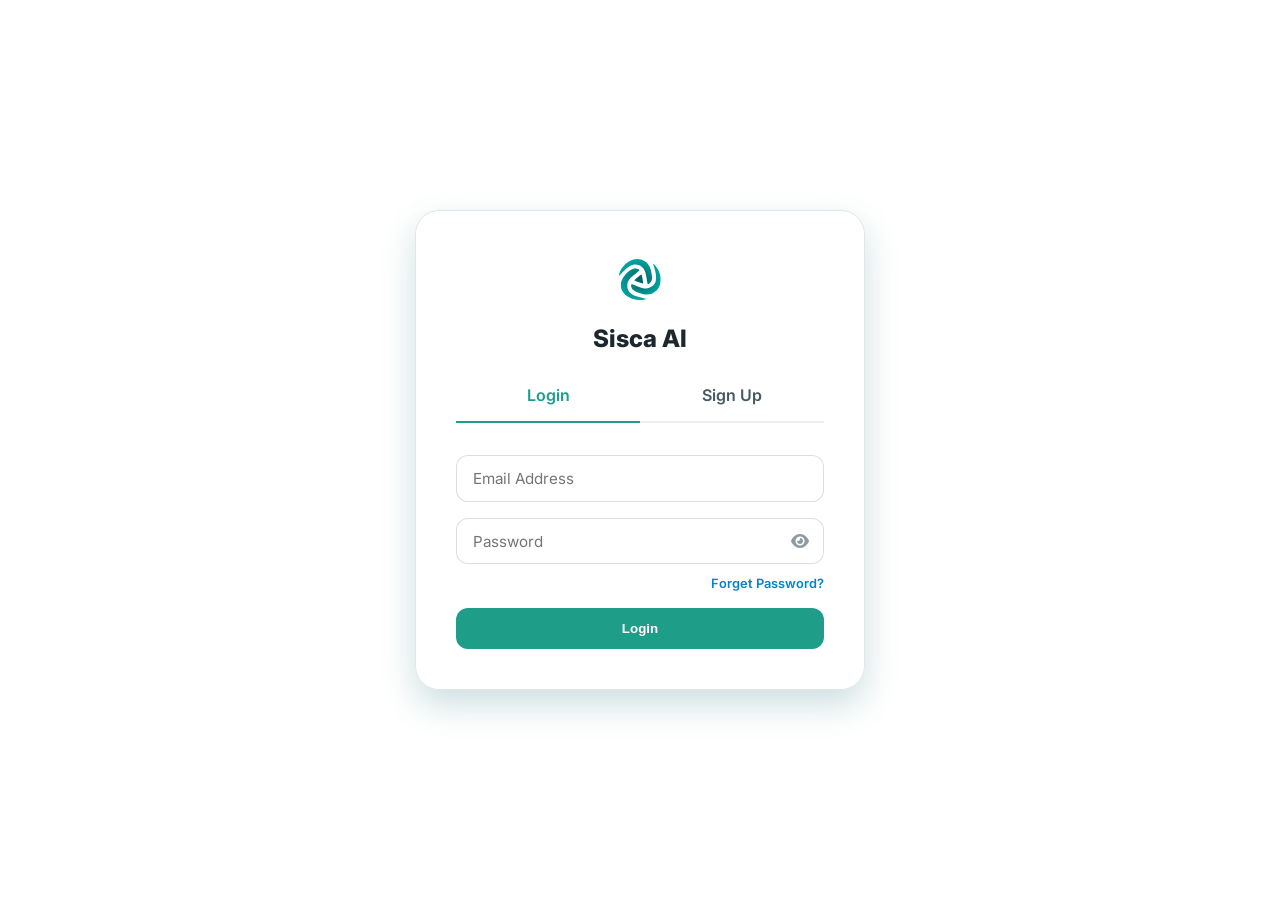
<file: templates/auth.html>
<!DOCTYPE html>
<html lang="en">
<head>
    <meta charset="UTF-8">
    <meta name="viewport" content="width=device-width, initial-scale=1.0">
    <title>Authentication - Sisca AI</title>
    <link rel="icon" type="image/png" href="/static/sisca_logo.svg">
    <link rel="stylesheet" href="/static/styles.css">
    <link href="https://fonts.googleapis.com/css2?family=Inter:wght@400;500;600;700&display=swap" rel="stylesheet">
    <link rel="stylesheet" href="https://cdnjs.cloudflare.com/ajax/libs/font-awesome/6.0.0/css/all.min.css">    

    <style>
        .auth-page-wrapper {
            display: flex; justify-content: center; align-items: center; height: 100vh;
        }
        .auth-container {
            background: rgba(255, 255, 255, 0.95);
            backdrop-filter: blur(20px);
            border-radius: 1.5rem;
            padding: 2.5rem;
            width: 100%;
            max-width: 450px;
            box-shadow: 0 15px 35px rgba(0, 96, 100, 0.2);
            border: 1px solid var(--glass-border);
        }
        .auth-tabs { display: flex; margin-bottom: 2rem; border-bottom: 2px solid rgba(69, 90, 100, 0.1); }
        .auth-tab { flex: 1; text-align: center; padding: 1rem; cursor: pointer; font-weight: 600; color: var(--theme-secondary); transition: all 0.3s; }
        .auth-tab.active { color: var(--theme-primary); border-bottom: 2px solid var(--theme-primary); margin-bottom: -2px; }
        .auth-form { display: none; }
        .auth-form.active { display: block; animation: fadeIn 0.4s; }
        @keyframes fadeIn { from { opacity: 0; transform: translateY(10px); } to { opacity: 1; transform: translateY(0); } }
        .back-btn { 
            position: absolute; top: 20px; left: 20px; color: white; text-decoration: none; 
            font-weight: bold; font-size: 1.1rem; display: flex; align-items: center; gap: 8px; 
            z-index: 100; transition: transform 0.3s cubic-bezier(0.175, 0.885, 0.32, 1.275); 
        }
        .back-btn:hover { 
            color: white; 
            transform: scale(1.05) translateX(2px); 
        }

    </style>
</head>
<body>
    <div class="background-blur">
        <div class="blob blob-1"></div><div class="blob blob-2"></div>
    </div>
    
    <a href="/" class="back-btn"><i class="fas fa-arrow-left"></i> Back to Sisca</a>

    <div class="auth-page-wrapper">
        <div class="auth-container">
            <div style="text-align: center; margin-bottom: 1rem;">
                <img src="/static/sisca_logo.svg" width="60" alt="Logo">
                <h2 style="color: var(--text-dark); margin-top: 10px; font-weight: 800;">Sisca AI</h2>
            </div>
            
            <div class="auth-tabs">
                <div class="auth-tab active" id="tabLogin" onclick="switchTab('login')">Login</div>
                <div class="auth-tab" id="tabSignup" onclick="switchTab('signup')">Sign Up</div>
            </div>

           <div id="formLogin" class="auth-form active">
                <input type="email" id="loginEmail" placeholder="Email Address" class="auth-input">
                
                <div class="password-wrapper" style="margin-bottom: 0.5rem;">
                    <input type="password" id="loginPassword" placeholder="Password" class="auth-input" style="margin-bottom: 0;">
                    <i class="fas fa-eye toggle-password" onclick="togglePass('loginPassword', this)"></i>
                </div>
                
             <div style="text-align: right; margin-bottom: 1rem;">
                    <a href="#" onclick="showForgotForm()" style="color: #0284c7; font-size: 0.8rem; font-weight: 600; text-decoration: none; transition: 0.3s;">Forget Password?</a>
                </div>
                
                <button class="modal-submit-btn" onclick="submitLogin()">Login</button>
            </div>

            <div id="formSignup" class="auth-form">
                <div style="display: flex; gap: 10px; margin-bottom: 1rem;">
                    <input type="text" id="signupFirstName" placeholder="First Name" class="auth-input" style="margin-bottom: 0;">
                    <input type="text" id="signupLastName" placeholder="Last Name" class="auth-input" style="margin-bottom: 0;">
                </div>
                <input type="email" id="signupEmail" placeholder="Email Address" class="auth-input">
                <div class="password-wrapper">
                    <input type="password" id="signupPassword" placeholder="Create a Password" class="auth-input" style="margin-bottom: 0;">
                    <i class="fas fa-eye toggle-password" onclick="togglePass('signupPassword', this)"></i>
                </div>
                <p style="font-size: 0.75rem; color: var(--theme-secondary); margin-bottom: 1rem; margin-top: 0.5rem; text-align: center;">
                    Password must have 1 uppercase, 1 lowercase & 1 number.
                </p>
                <div style="display: flex; gap: 10px; margin-bottom: 1rem;">
                    <input type="text" id="signupOTP" placeholder="Enter 6-digit Code" class="auth-input" autocomplete="off" maxlength="6" style="margin-bottom: 0; flex: 1;">
                    <button class="init-btn" id="sendOtpBtn" onclick="requestOTP()" style="margin-top: 0; white-space: nowrap; border-radius: 12px;">Send Code</button>
                </div>
                <button class="modal-submit-btn" onclick="submitSignup()">Sign Up</button>
            </div>
            <div id="formForgot" class="auth-form">
                <h3 style="text-align: center; margin-bottom: 1.5rem; color: var(--text-dark);">Reset Password</h3>
                
                <div style="display: flex; gap: 10px; margin-bottom: 1rem;">
                    <input type="email" id="forgotEmail" placeholder="Enter Email Address" class="auth-input" style="margin-bottom: 0; flex: 1;">
                    <button class="init-btn" id="sendForgotOtpBtn" onclick="requestForgotOTP()" style="margin-top: 0; white-space: nowrap; border-radius: 12px;">Send OTP</button>
                </div>
                
                <input type="text" id="forgotOTP" autocomplete="off" placeholder="Enter 6-digit Code" class="auth-input" maxlength="6">
                
                <div class="password-wrapper" style="margin-bottom: 1rem;">
                    <input type="password" id="forgotNewPassword" placeholder="New Password" class="auth-input" style="margin-bottom: 0;">
                    <i class="fas fa-eye toggle-password" onclick="togglePass('forgotNewPassword', this)"></i>
                </div>
                
                <div class="password-wrapper" style="margin-bottom: 1rem;">
                    <input type="password" id="forgotConfirmPassword" placeholder="Confirm New Password" class="auth-input" style="margin-bottom: 0;">
                    <i class="fas fa-eye toggle-password" onclick="togglePass('forgotConfirmPassword', this)"></i>
                </div>
                
                <button class="modal-submit-btn" onclick="submitResetPassword()">Change Password</button>
                
                <div style="text-align: center; margin-top: 1rem;">
                    <a href="#" onclick="switchTab('login')" style="color: var(--theme-secondary); font-size: 0.85rem; font-weight: 600; text-decoration: none;">&larr; Back to Login</a>
                </div>
            </div>
        </div>
    </div>

    <script>



// ====== CUSTOM NOTIFICATION SYSTEM ======
        function showNotification(message, type = 'info') {
            let container = document.getElementById('toast-container');
            if (!container) {
                container = document.createElement('div');
                container.id = 'toast-container';
                document.body.appendChild(container);
            }

            const toast = document.createElement('div');
            toast.className = `custom-toast ${type}`;
            
            let iconClass = 'fas fa-info-circle';
            if (type === 'success') iconClass = 'fas fa-check-circle';
            if (type === 'error') iconClass = 'fas fa-exclamation-circle';

            // Agar message me emoji ho to usay clean kar dega
            let cleanMessage = message.replace('⚠️ ', '');

            toast.innerHTML = `<i class="${iconClass}"></i> <span>${cleanMessage}</span>`;
            container.appendChild(toast);

            // 4 seconds ke baad slide-out karke remove ho jayega
            setTimeout(() => {
                toast.classList.add('fade-out');
                setTimeout(() => toast.remove(), 300);
            }, 4000);
        }

        // Default browser alert ko Override kar diya
        window.alert = function(msg) {
            let msgStr = String(msg);
            let type = 'info';
            let lowerMsg = msgStr.toLowerCase();
            
            // NAYA LOGIC: Pehle 'Success' check karein taake hamesha Green aaye
            if (lowerMsg.includes('success') || lowerMsg.includes('thank you') || lowerMsg.includes('awesome')) {
                type = 'success';
            } else if (lowerMsg.includes('error') || lowerMsg.includes('failed') || lowerMsg.includes('invalid') || lowerMsg.includes('empty') || lowerMsg.includes('please login') || msgStr.includes('⚠️')) {
                type = 'error';
            }
            
            showNotification(msgStr, type);
        };

        // ========================================

      // Tab Switching Logic (UPDATED)
        function switchTab(tab) {
            document.querySelector('.auth-tabs').style.display = 'flex'; // Tabs wapas show karein
            if(document.getElementById('formForgot')) {
                document.getElementById('formForgot').classList.remove('active'); // Forgot form hide karein
            }
            
            document.getElementById('tabLogin').classList.remove('active');
            document.getElementById('tabSignup').classList.remove('active');
            document.getElementById('formLogin').classList.remove('active');
            document.getElementById('formSignup').classList.remove('active');
            
            if (tab === 'login') {
                document.getElementById('tabLogin').classList.add('active');
                document.getElementById('formLogin').classList.add('active');
            } else {
                document.getElementById('tabSignup').classList.add('active');
                document.getElementById('formSignup').classList.add('active');
            }
        }

        // --- NAYA: Forgot Password Form Show Karne Ka Logic ---
        function showForgotForm() {
            document.querySelector('.auth-tabs').style.display = 'none'; // Tabs chupayen
            document.getElementById('formLogin').classList.remove('active');
            document.getElementById('formSignup').classList.remove('active');
            document.getElementById('formForgot').classList.add('active'); // Forgot form dikhayen
        }

        function togglePass(inputId, icon) {
            const passInput = document.getElementById(inputId);
            passInput.type = passInput.type === 'password' ? 'text' : 'password';
            icon.classList.toggle('fa-eye-slash');
        }

        async function requestOTP() {
            const email = document.getElementById('signupEmail').value;
            const btn = document.getElementById('sendOtpBtn');
            if (!email) return alert("Please enter your email address first!");

            btn.innerText = "Sending...";
            btn.disabled = true;

            try {
                const res = await fetch('/api/send-otp', {
                    method: 'POST', headers: { 'Content-Type': 'application/json' },
                    body: JSON.stringify({ email: email })
                });
                const data = await res.json();

                if (data.error) {
                    alert(data.error); btn.innerText = "Send Code"; btn.disabled = false;
                } else {
                    alert(data.message);
                    let timeLeft = 30;
                    btn.innerText = `Resend in ${timeLeft}s`;
                    const timerId = setInterval(() => {
                        timeLeft--; btn.innerText = `Resend in ${timeLeft}s`;
                        if (timeLeft <= 0) { clearInterval(timerId); btn.innerText = "Resend Code"; btn.disabled = false; }
                    }, 1000);
                }
            } catch (error) { alert("Network error"); btn.innerText = "Send Code"; btn.disabled = false; }
        }

        async function submitSignup() {
            const payload = {
                first_name: document.getElementById('signupFirstName').value,
                last_name: document.getElementById('signupLastName').value,
                email: document.getElementById('signupEmail').value,
                otp: document.getElementById('signupOTP').value,
                password: document.getElementById('signupPassword').value
            };
            
            if(!payload.first_name || !payload.email || !payload.password || !payload.otp) return alert("Fill all fields!");

            const res = await fetch('/api/signup', {
                method: 'POST', headers: { 'Content-Type': 'application/json' }, body: JSON.stringify(payload)
            });
            const data = await res.json();
            
            if(data.error) alert(data.error);
    else {
        alert(data.message);
        switchTab('login');
        
        // --- NAYI LINES: Signup ke saare boxes ko khali (reset) karein ---
        document.getElementById('signupFirstName').value = "";
        document.getElementById('signupLastName').value = "";
        document.getElementById('signupEmail').value = "";
        document.getElementById('signupPassword').value = "";
        document.getElementById('signupOTP').value = "";
        
        document.getElementById('sendOtpBtn').innerText = "Send Code";
        document.getElementById('sendOtpBtn').disabled = false;
    }
}

        async function submitLogin() {
            const email = document.getElementById('loginEmail').value;
            const pass = document.getElementById('loginPassword').value;

            // Submit button ko disable karna taaky user multiple clicks na karay
            const loginBtn = document.querySelector('#formLogin .modal-submit-btn');
            const originalText = loginBtn.innerText;
            loginBtn.innerText = "Verifying...";
            loginBtn.disabled = true;

            if(!email || !pass) {
                alert("Please fill all fields!");
                loginBtn.innerText = originalText;
                loginBtn.disabled = false;
                return;
            }

            try {
                const res = await fetch('/api/login', {
                    method: 'POST',
                    headers: { 'Content-Type': 'application/json' },
                    body: JSON.stringify({ email, password: pass })
                });

                const data = await res.json();
                
                if(data.error) {
                    alert(data.error);
                    loginBtn.innerText = originalText;
                    loginBtn.disabled = false;
                } else {
                    // Success! Data browser mein save karein
                    localStorage.setItem('sisca_user', JSON.stringify({
                        first_name: data.first_name,
                        last_name: data.last_name,
                        email: data.email,
                        gmail_connected: data.gmail_connected // Backend jo token ka status bhejta hai
                    }));
                    
                    // Button ko "Logged In" state dikhayen
                    loginBtn.innerText = "Success! Redirecting...";
                    
                    // Bina kisi delay ke FORAN home page par le jayen!
                    window.location.replace('/'); 
                }
            } catch(e) {
                alert("Network Error!");
                loginBtn.innerText = originalText;
                loginBtn.disabled = false;
            }
        }

        // ====== Open correct tab based on ?mode= in URL ======
        (function () {
            const mode = new URLSearchParams(window.location.search).get('mode');
            if (mode === 'signup') switchTab('signup');
            else switchTab('login');
        })();

        // ==========================================
        // ENTER KEY LOGIC FOR AUTH PAGE
        // ==========================================

        // --- Login Form Enter Logic ---
        document.getElementById('loginEmail').addEventListener('keypress', function(e) {
            if (e.key === 'Enter') { e.preventDefault(); document.getElementById('loginPassword').focus(); }
        });
        document.getElementById('loginPassword').addEventListener('keypress', function(e) {
            if (e.key === 'Enter') { e.preventDefault(); submitLogin(); }
        });

        // --- Signup Form Enter Logic ---
        document.getElementById('signupFirstName').addEventListener('keypress', function(e) {
            if (e.key === 'Enter') { e.preventDefault(); document.getElementById('signupLastName').focus(); }
        });
        document.getElementById('signupLastName').addEventListener('keypress', function(e) {
            if (e.key === 'Enter') { e.preventDefault(); document.getElementById('signupEmail').focus(); }
        });
        document.getElementById('signupEmail').addEventListener('keypress', function(e) {
            if (e.key === 'Enter') { e.preventDefault(); document.getElementById('signupPassword').focus(); }
        });
        document.getElementById('signupPassword').addEventListener('keypress', function(e) {
            if (e.key === 'Enter') { e.preventDefault(); document.getElementById('signupOTP').focus(); }
        });
        document.getElementById('signupOTP').addEventListener('keypress', function(e) {
            if (e.key === 'Enter') { e.preventDefault(); submitSignup(); }
        });
        
// --- NAYA: Forgot Password API Calls ---
        async function requestForgotOTP() {
            const email = document.getElementById('forgotEmail').value;
            const btn = document.getElementById('sendForgotOtpBtn');
            if (!email) return alert("Please enter your email address!");

            btn.innerText = "Sending...";
            btn.disabled = true;

            try {
                const res = await fetch('/api/forgot-otp', {
                    method: 'POST', headers: { 'Content-Type': 'application/json' },
                    body: JSON.stringify({ email: email })
                });
                const data = await res.json();

                if (data.error) {
                    alert(data.error); btn.innerText = "Send OTP"; btn.disabled = false;
                } else {
                    alert(data.message);
                    let timeLeft = 30;
                    btn.innerText = `Resend in ${timeLeft}s`;
                    const timerId = setInterval(() => {
                        timeLeft--; btn.innerText = `Resend in ${timeLeft}s`;
                        if (timeLeft <= 0) { clearInterval(timerId); btn.innerText = "Resend OTP"; btn.disabled = false; }
                    }, 1000);
                }
            } catch (error) { alert("Network error"); btn.innerText = "Send OTP"; btn.disabled = false; }
        }

        async function submitResetPassword() {
            const email = document.getElementById('forgotEmail').value;
            const otp = document.getElementById('forgotOTP').value;
            const newPassword = document.getElementById('forgotNewPassword').value;
            const confirmPassword = document.getElementById('forgotConfirmPassword').value;

            if(!email || !otp || !newPassword || !confirmPassword) return alert("Fill all fields!");
            if(newPassword !== confirmPassword) return alert("Passwords do not match!");

            const res = await fetch('/api/reset-password', {
                method: 'POST', headers: { 'Content-Type': 'application/json' }, 
                body: JSON.stringify({ email, otp, new_password: newPassword })
            });
            const data = await res.json();
            
            if(data.error) alert(data.error);
            else { 
                alert(data.message); 
                switchTab('login'); 
                document.getElementById('forgotOTP').value = '';
                document.getElementById('forgotNewPassword').value = '';
                document.getElementById('forgotConfirmPassword').value = '';
                document.getElementById('sendForgotOtpBtn').innerText = 'Send OTP';
                document.getElementById('sendForgotOtpBtn').disabled = false;
            }
        }

    </script>
</body>
</html>
</file>
<file: static/styles.css>
/* --- Core Styling & Modern Sage Theme (Deep Teal & Slate) --- */
:root {
    --bg-base: #ffffff; /* White background base */
    --theme-primary: rgb(30, 158, 137); /* Primary Deep Teal */
    --theme-secondary: #455A64; /* Secondary Slate Gray */
    --theme-accent: rgb(30, 158, 137); /* Slightly lighter teal for accents */
    --glass-border: rgba(69, 90, 100, 0.15); /* Slate border */
    --text-dark: #1c282d; /* Very dark slate for readability */
    --text-light: #ffffff;
    --font-family: 'Inter', sans-serif;
}

* { margin: 0; padding: 0; box-sizing: border-box; }

body {
    font-family: var(--font-family);
    background-color: var(--bg-base);
    height: 100vh;
    overflow: hidden;
    position: relative;
    color: var(--text-dark);
}

/* Light Sage/Slate Bokeh Background for Intelligent Vibe */
/* --- Premium Teal Background --- */
.background-blur {
    position: absolute; top: 0; left: 0; right: 0; bottom: 0;
    z-index: -1; overflow: hidden;
    /* Green/teal tint background (disabled - sirf white chahiye, wapas laane ke liye niche wali line uncomment karo) */
    /* background: #F3F8F7; */
    background: #ffffff;
}

/* Green/cyan glowing blobs DISABLED (sirf white background). Wapas laane ke liye is block ko uncomment karo.
.blob { position: absolute; border-radius: 50%; filter: blur(90px); }
.blob-1 { width: 600px; height: 600px; background: rgba(0, 229, 255, 0.15); top: -10%; right: -5%; }
.blob-2 { width: 500px; height: 500px; background: rgba(255, 255, 255, 0.1); bottom: -10%; left: -5%; }
.blob-3 { width: 400px; height: 400px; background: rgba(0, 210, 255, 0.15); top: 40%; left: 30%; }
.blob-4 { width: 300px; height: 300px; background: rgba(255, 255, 255, 0.15); bottom: 20%; right: 15%; }
*/


/* Common Clean White Glass Panel Style (Matches the bottom area) */
.glass-panel {
    /* Opacity ko 0.98 kar diya hai taake ye bilkul pure bright white lagay */
    background: rgba(255, 255, 255, 0.98); 
    backdrop-filter: blur(20px);
    -webkit-backdrop-filter: blur(20px);
    border: 1px solid rgba(255, 255, 255, 1);
    border-radius: 1.5rem;
    box-shadow: 0 5px 20px rgba(0, 0, 0, 0.1), inset 0 0 15px rgba(255, 255, 255, 1);
    position: relative;
    display: flex;
    flex-direction: column;
}

/* Locked Panels Visuals */

.control-grid { display: grid; grid-template-columns: 1fr 1fr; gap: 1.5rem; text-align: center; }

.control-item { 
    display: flex; 
    flex-direction: column; 
    align-items: center; 
    gap: 0.5rem; 
    font-size: 0.8rem; 
    font-weight: 600; 
    /* Text ko solid white se nikal kar 70% soft white kar diya he */
    color: rgba(255, 255, 255, 0.7); 
    transition: all 0.3s ease;
}

.control-item i { 
    font-size: 1.5rem; 
    color: rgba(255, 255, 255, 0.9); 
}

.control-item:not(.locked-item):hover {
    color: #ffffff;
}
.control-item:not(.locked-item):hover i {
    color: #ffffff;
    transform: scale(1.08); /* Icon thora sa bara (pop) hoga */
}
.init-btn {
    
    background: var(--theme-primary); 
    border: none; 
    color: var(--text-light); 
    padding: 0.8rem 0.8rem;
    border-radius: 12px; 
    font-weight: 600; 
    font-size: 0.85rem; 
    margin-top: 0.9rem;
    margin-bottom: 0.08rem;
    cursor: pointer; 
    transition: background 0.3s, transform 0.1s;
    text-transform: uppercase; 
    letter-spacing: 1px;
}

.init-btn:hover {
    background: var(--theme-accent); 
    transform: scale(0.98); /* Button ko halka sa chota karega jis se "press" hone ka effect aayega */
}

.chat-messages { flex: 1; scroll-behavior: smooth; }

/* Chat Bubbles */
.message { display: flex; gap: 1rem; max-width: 90%; animation: slide-in 0.3s ease-out; }
@keyframes slide-in { from { opacity: 0; transform: translateY(10px); } to { opacity: 1; transform: translateY(0); } }

.message-avatar {
    width: 32px; 
    height: 32px; 
    display: flex; 
    align-items: center; 
    justify-content: center; 
    flex-shrink: 0; 
    margin-top: auto;
    margin-bottom: 0px;
}

.message-avatar img {
    width: 32px; /*Size of Chat Logo*/
    height: 32px;
    object-fit: contain;
}

.message-content { padding: 0.8rem 1.2rem; font-size: 0.95rem; line-height: 1.5; box-shadow: 0 4px 15px rgba(0,0,0,0.02); }

/* Assistant Bubble (Light) */
.assistant-message { align-self: flex-start; }
.assistant-message .message-content { 
    background: rgba(255, 255, 255, 0.9); 
    backdrop-filter: blur(10px); 
    border: 1px solid rgba(69, 90, 100, 0.15); 
    border-radius: 20px 20px 20px 4px; 
    color: var(--text-dark);
}

/* User Bubble (Deep Teal to Slate Gradient) */
.user-message { align-self: flex-end; flex-direction: row-reverse; }
.user-message .message-avatar { display: none; }
.user-message .message-content { 
    background: linear-gradient(135deg , var(--theme-primary),rgb(14, 172, 158)); 
    color: var(--text-light); 
    border-radius: 20px 20px 4px 20px; 
    border: 1px solid rgba(255,255,255,0.1); 
    box-shadow: 0 4px 15px rgba(0, 96, 100, 0.3); 
}

#imagePreviewContainer { position: absolute; bottom: 80px; left: 2rem; padding: 0.5rem; background: rgba(255, 255, 255, 0.95); border-radius: 1rem; }
#imagePreview { max-height: 60px; border-radius: 0.5rem; }
#removeImageBtn { position: absolute; top: -8px; right: -8px; background: #ef4444; color: white; border: none; border-radius: 50%; width: 24px; height: 24px; cursor: pointer; }

.input-container-pill {
    display: flex; align-items: center; background: rgba(255, 255, 255, 0.9); backdrop-filter: blur(20px);
    border: 1px solid rgba(255, 255, 255, 0.9); border-radius: 16px; padding: 0.5rem; gap: 0.8rem;
    box-shadow: 0 4px 15px rgba(69, 90, 100, 0.08); margin-bottom: 0.5rem;
}
#messageInput { flex: 1; border: none; background: transparent; outline: none; font-size: 0.95rem; padding-left: 0.5rem; color: var(--text-dark); }
.action-icon { background: transparent; border: none; color: rgba(69, 90, 100, 0.7); font-size: 1.2rem; cursor: pointer; }

/* Mic Glow matching the Sage theme */

.audio-waveform { align-items: center; gap: 3px; height: 18px; opacity: 0.8; }
.audio-waveform span { display: block; width: 3px; height: 100%; background: var(--theme-accent); border-radius: 2px; animation: equalize 1s infinite ease-in-out; }
.send-btn { background: transparent; color: rgba(69, 90, 100, 0.7); border: none; cursor: pointer; font-size: 1.1rem; padding: 0 0.5rem; }
.send-btn:hover { color: var(--theme-primary); }

/* System Stats at bottom right */

/* Typing Dots */
.typing-dots { display: flex; gap: 4px; padding: 4px 0; }
.typing-dots span { width: 6px; height: 6px; background: var(--theme-primary); border-radius: 50%; opacity: 0.6; animation: typing-bounce 1.4s infinite ease-in-out both; }
.typing-dots span:nth-child(1) { animation-delay: -0.32s; }
.typing-dots span:nth-child(2) { animation-delay: -0.16s; }

/* Scrollbar */
/* Scrollbar (Hidden but fully scrollable) */
.chat-messages::-webkit-scrollbar { 
    display: none; /* Chrome, Safari aur Opera k liye hide karega */
}
.chat-messages { 
    -ms-overflow-style: none;  /* IE aur Edge k liye */
    scrollbar-width: none;     /* Firefox k liye */
}

/* Responsive adjustments */
/* --- Mobile Blocker Styling --- */
#mobile-blocker {
    display: none; /* By default hidden rahega */
}

/* Jab screen 1024px se choti hogi (Mobile & Tablet) */
@media (max-width: 1024px) {
    /* Poori website ko hide kar do */
.background-blur {
        display: none !important;
    }

    /* Sirf blocker screen dikhao */
    #mobile-blocker {
        display: flex;
        flex-direction: column;
        align-items: center;
        justify-content: center;
        position: fixed;
        top: 0; left: 0;
        width: 100vw; height: 100vh;
        background: linear-gradient(135deg, var(--theme-primary), #00363a);
        color: white;
        text-align: center;
        padding: 2.5rem;
        z-index: 99999;
        font-family: var(--font-family);
    }

    #mobile-blocker h1 {
        font-size: 2.2rem;
        margin-bottom: 1.2rem;
        font-weight: 800;
        letter-spacing: 1px;
    }

    #mobile-blocker p {
        font-size: 1.1rem;
        line-height: 1.6;
        opacity: 0.9;
        max-width: 400px;
    }
}
/* --- Large Mic Button in Grid Box --- */

/* --- Enhanced Organic Energy Core (Fixed for Light Background) --- */

.energy-core-wrapper {
    position: relative;
    width: 105px;
    height: 105px;
    margin-top: -0.3rem;
    margin-bottom: 0.1rem; /* Pehle 1.5rem tha, isko kam kar diya */
    display: flex;
    align-items: center;
    justify-content: center;
}
/* Ab ye shapes light background par proper nazar aayengi */
.core-layer {
    position: absolute;
    border-radius: 40% 60% 70% 30% / 40% 50% 60% 50%;
    animation: organicMorph 6s linear infinite;
    transition: all 0.4s ease;
    opacity: 0.85;
    filter: blur(3px); /* Liquid merge effect */
}

.layer-1 {
    width: 100%; height: 100%;
    background: linear-gradient(135deg, var(--theme-primary), var(--theme-accent));
    animation-duration: 6s;
}

.layer-2 {
    width: 85%; height: 85%;
    background: linear-gradient(135deg, #06beb6, #48b1bf);
    animation-duration: 8s;
    animation-direction: reverse;
    border-radius: 60% 40% 30% 70% / 60% 30% 70% 40%;
}

.layer-3 {
    width: 70%; height: 70%;
    background: linear-gradient(135deg, #00e5ff, var(--theme-accent));
    animation-duration: 5s;
}

/* Darmiyan wala glowing dot (Ab bilkul soft aur natural hoga) */
.core-center {
    position: absolute;
    width: 26px; /* Size thora bara kiya hai taky soft glow theek se nazar aaye */
    height: 26px;
    /* Solid white ki jagah radial-gradient lagaya hai jo kinaroon se transparent ho jata hai */
    background: radial-gradient(circle, #ffffff 15%, rgba(0, 229, 255, 0.8) 50%, transparent 100%);
    border-radius: 50%;
    /* Box shadows ko mazeed soft aur phaila hua banaya hai */
    box-shadow: 
        0 0 12px 4px rgba(255, 255, 255, 0.9), 
        0 0 30px 12px rgba(0, 229, 255, 0.6),
        0 0 50px 20px rgba(0, 96, 100, 0.4);
    animation: coreBeat 2s infinite ease-in-out alternate;
    transition: all 0.3s ease;
    z-index: 5;
    filter: blur(1px); /* Edges ko mazeed soft karne ke liye */
    mix-blend-mode: screen; /* Background waves ke sath naturally mix hone ke liye */
}

/* === ACTIVE STATE: Jab Mic on hoga === */
.energy-core-wrapper.listening .core-layer {
    animation-duration: 2.5s; /* Spinning fast */
    transform: scale(1.2); /* Expand hoga */
    filter: blur(5px) brightness(1.2);
}

.energy-core-wrapper.listening .core-center {
    /* Active hone par roshni mazeed phail jayegi aur glow strong hoga */
    box-shadow: 
        0 0 20px 8px rgba(255, 255, 255, 1), 
        0 0 45px 18px rgba(0, 229, 255, 0.8),
        0 0 70px 30px rgba(0, 96, 100, 0.6);
    animation-duration: 0.5s;
    transform: scale(1.3);
}
/* --- NAYI LINE: Missing Animations Wapas Add Ki Gayi Hain --- */
@keyframes organicMorph {
    0% { transform: rotate(0deg) scale(1); }
    50% { transform: rotate(180deg) scale(1.05); }
    100% { transform: rotate(360deg) scale(1); }
}

@keyframes coreBeat {
    0% { transform: scale(0.9); opacity: 0.8; }
    100% { transform: scale(1.2); opacity: 1; }
}

/* --- Modals / Popups Styling --- */
.modal {
    display: none;
    position: fixed;
    z-index: 1200;               /* Sisca toggle button (1100) aur sidebar (1000) ke upar */
    left: 0;
    top: 0;
    width: 100%;
    height: 100%;
    /* NAYA: Blur hata kar deep dark shadow (overlay) laga diya hai */
    background-color: rgba(15, 25, 30, 0.75); 
    align-items: center;
    justify-content: center;
}

.modal-content {
    background: var(--bg-base);
    padding: 2rem;
    border-radius: 1.5rem;
    width: 90%;
    max-width: 450px;
    box-shadow: 0 20px 40px rgba(0, 96, 100, 0.2);
    position: relative;
    animation: modalSlideIn 0.3s ease-out forwards;
    border: 1px solid var(--glass-border);
}

@keyframes modalSlideIn {
    from { opacity: 0; transform: translateY(20px); }
    to { opacity: 1; transform: translateY(0); }
}

.close-btn {
    position: absolute;
    top: 1rem;
    right: 1.5rem;
    font-size: 1.8rem;
    color: var(--theme-secondary);
    cursor: pointer;
    transition: color 0.2s;
}

.close-btn:hover { color: #ef4444; }

.modal h2 {
    color: var(--theme-primary);
    margin-bottom: 0.5rem;
    font-size: 1.4rem;
}

.modal p {
    color: var(--theme-secondary);
    font-size: 0.9rem;
    margin-bottom: 1.5rem;
}

.modal textarea {
    width: 100%;
    padding: 1rem;
    border: 1px solid rgba(69, 90, 100, 0.2);
    border-radius: 12px;
    font-family: var(--font-family);
    resize: none;
    outline: none;
    margin-bottom: 1rem;
    transition: border-color 0.3s;
}

.modal textarea:focus { border-color: var(--theme-primary); }

.modal-submit-btn {
    background: var(--theme-primary);
    color: white;
    border: none;
    padding: 0.8rem;
    width: 100%;
    border-radius: 12px;
    font-weight: 600;
    cursor: pointer;
    transition: background 0.3s, transform 0.1s;
}

.modal-submit-btn:hover { background: var(--theme-accent); transform: scale(0.98); }

.instructions-list { list-style: none; padding: 0; }
.instructions-list li {
    padding: 1rem 0;
    border-bottom: 1px solid rgba(69, 90, 100, 0.1);
    font-size: 0.9rem;
    color: var(--text-dark);
}
.instructions-list li:last-child { border-bottom: none; }
.instructions-list li i { color: var(--theme-primary); width: 20px; margin-right: 8px; }
.instructions-list li strong { color: var(--theme-primary); }
/* --- Naya Logo Panel --- */

.brand-wrapper {
    display: flex;
    flex-direction: column;
    align-items: center;
    gap: 0.5rem; 
    /* Float animation wese hi chalegi */
    animation: gentleFloat 4s ease-in-out infinite;
    /* Pop-out ke liye scale use karenge taake float animation disturb na ho */
    transition: scale 0.4s cubic-bezier(0.175, 0.885, 0.32, 1.275);
}

.brand-logo {
    width: 140px; /* Logo ka size thora bara kiya hai */
    height: 140px;
    object-fit: contain;
    /* 3D Pop-out Shadow */
    filter: drop-shadow(0 15px 25px rgba(0, 96, 100, 0.4)); 
}

.brand-wrapper h2 {
    font-size: 2.8rem;
    color: var(--text-dark); /* Purana dark color */
    font-weight: 800;
    letter-spacing: 2px;
    margin: 0;
    text-shadow: 0 5px 15px rgba(0,0,0,0.1);
}

/* Greeting ("Welcome to Sisca, ...") normal weight me */
.brand-wrapper h2#sisca-greeting {
    font-weight: 400;
    letter-spacing: 0.5px;
}

.brand-wrapper h4 {
    margin: 0; /* Slogan ka extra gap khatam karne ke liye */
    color: var(--theme-secondary); /* Slogan ka color thora professional karne ke liye (optional) */
    font-weight: 500;
}

@keyframes gentleFloat {
    0%, 100% { transform: translateY(0); }
    50% { transform: translateY(-12px); } /* Halka sa upar move karega */
}

/* --- Right Panel Long Content Routing --- */
.right-panel-text {
    white-space: normal;
    line-height: 1.65;
}
.right-panel-text h2, .right-panel-text h3, .right-panel-text h4 {
    color: var(--theme-primary);
    margin: 1.2rem 0 0.4rem;
    line-height: 1.3;
}
.right-panel-text h2 { font-size: 1.5rem; }
.right-panel-text h3 { font-size: 1.25rem; }
.right-panel-text h4 { font-size: 1.15rem; }
.right-panel-text ul { margin: 0.3rem 0 0.3rem 1.2rem; padding: 0; }
.right-panel-text li { margin: 0.3rem 0; }
.rp-gap { height: 0.8rem; }

/* Close Panel Button */
.close-panel-btn {
    position: absolute;
    top: 1.5rem;
    right: 1.5rem;
    background: rgba(69, 90, 100, 0.1);
    border: none;
    border-radius: 50%;
    width: 35px; height: 35px;
    cursor: pointer;
    color: var(--theme-secondary);
    transition: all 0.3s;
    display: flex; align-items: center; justify-content: center;
    font-size: 1rem;
    z-index: 10;
}
.close-panel-btn:hover {
    background: #ef4444; color: white; transform: rotate(90deg);
}

/* Animations (Holographic Tech Fade) */
.brand-wrapper.hide-tech {
    animation: techFadeOut 0.5s cubic-bezier(0.165, 0.84, 0.44, 1) forwards;
    pointer-events: none;
}

.brand-wrapper.show-tech {
    /* Pehle techFadeIn chalega, aur 0.5 second ke baad wapas gentleFloat shuru ho jayega */
    animation: techFadeIn 0.5s cubic-bezier(0.165, 0.84, 0.44, 1) forwards, gentleFloat 4s ease-in-out 0.5s infinite;
}

@keyframes techFadeOut {
    0% { opacity: 1; filter: blur(0); transform: scale(1); }
    100% { opacity: 0; filter: blur(15px); transform: scale(1.1); visibility: hidden; }
}

@keyframes techFadeIn {
    0% { opacity: 0; filter: blur(15px); transform: translateY(15px); }
    100% { opacity: 1; filter: blur(0); transform: translateY(0); visibility: visible; }
}

/* Half-person Logo (Avatar) */
.auth-profile {
    width: 75px;  
    height: 75px; 
    background: linear-gradient(135deg, rgba(0, 131, 143, 0.1), rgba(0, 96, 100, 0.05));
    border-radius: 50%;
    display: flex;
    align-items: center;
    justify-content: center;
    font-size: 2.3rem; 
    color: var(--theme-primary);
    border: 2px solid rgba(0, 131, 143, 0.2);
    box-shadow: inset 0 0 10px rgba(0, 131, 143, 0.1);
    transition: all 0.3s ease;
    
    /* BUG FIX: Margin ko hamesha same rakhein taake panel ki height shrink/expand na ho */
    margin-top: 0rem !important; 
    margin-bottom: 0.5rem !important; 
}

.auth-text {
    font-size: 0.85rem;
    font-weight: 700;
    color: var(--theme-secondary);
    margin-bottom: 1.2rem;
    letter-spacing: 0.5px;
}

/* Login / Signup Buttons */
.auth-buttons {
    display: flex;
    flex-direction: row;
    gap: 0.6rem;
    width: 100%;
    justify-content: space-between;
    margin-top: auto !important; /* Button ko mukammal bottom par dhakel dega */
}

.auth-btn {
    flex: 1; /* NAYI LINE: Dono buttons ko bilkul barabar (equal) size dega */
    white-space: nowrap; /* NAYI LINE: "Sign Up" ko 2 lines mein tootne se rokega */
    display: flex;
    align-items: center;
    justify-content: center;
    gap: 0.4rem;
    background: rgba(255, 255, 255, 0.6);
    border: 1px solid rgba(69, 90, 100, 0.2);
    color: var(--theme-secondary);
    padding: 0.45rem 0.5rem; /* Slim aur compact padding */
    border-radius: 20px;
    font-size: 0.8rem;
    font-weight: 600;
    cursor: pointer;
    transition: all 0.3s ease;
}

.auth-input {
    width: 100%;
    padding: 0.8rem 1rem;
    border: 1px solid rgba(69, 90, 100, 0.2);
    border-radius: 12px;
    font-family: var(--font-family);
    outline: none;
    margin-bottom: 1rem;
    font-size: 0.95rem;
    transition: border-color 0.3s;
}

.auth-input:focus {
    border-color: var(--theme-primary);
    box-shadow: 0 0 5px rgba(0, 96, 100, 0.2);
}

.auth-btn i {
    font-size: 0.7rem;
    opacity: 0.7;
}

/* Sign Up button ko thora mukhtalif color diya hai */
.auth-btn.signup-btn {
    background: rgba(0, 96, 100, 0.05);
    color: var(--theme-primary);
    border-color: rgba(0, 96, 100, 0.2);
}

/* --- AI Disclaimer Notice --- */
.ai-disclaimer {
    text-align: center;
    font-size: 0.72rem;
    color: var(--theme-secondary);
    opacity: 0.85;
    margin-top: 0.8rem;
    margin-bottom: 0.3;
    font-weight: 500;
    letter-spacing: 0.3px;
}

.ai-disclaimer strong {
    color: var(--theme-primary);
    font-weight: 600;
    opacity: 1;
}

/* "Beta" ka color "Unexpected Errors" jaisa (sirf color, weight normal) */
.ai-disclaimer .ai-disclaimer-hl {
    color: var(--theme-primary);
}

/* "Unexpected Errors" clickable -> feedback box */
.ai-disclaimer .ai-disclaimer-link {
    cursor: pointer;
}
.ai-disclaimer .ai-disclaimer-link:hover,
.ai-disclaimer .ai-disclaimer-link:focus-visible {
    text-decoration: underline;
    outline: none;
}

/* --- Password Wrapper & Eye Icon --- */
.password-wrapper {
    position: relative;
    width: 100%;
}

.password-wrapper .auth-input {
    padding-right: 40px; /* Text icon ke neechay na jaye */
}

.toggle-password {
    position: absolute;
    right: 15px;
    top: 50%;
    transform: translateY(-50%);
    cursor: pointer;
    color: var(--theme-secondary);
    opacity: 0.6;
    transition: all 0.3s ease;
}

.toggle-password:hover {
    opacity: 1;
    color: var(--theme-primary);
}

/* --- BUTTON ALIGNMENT FIXES --- */
/* Containers ko bottom mein set karne ke liye */
.auth-panel-actions, .auth-buttons {
    margin-top: auto !important; 
    width: 100%;
    padding-top: 1rem;
}

/* WAPAS PURANI POSITION: Upar aur Neechay (Vertical Stack) */
.auth-panel-actions {
    display: flex;
    flex-direction: column; 
    align-items: center; 
    gap: 0.4rem; 
    width: 100%;
}

/* --- Logout Button Style (Talk with SISCA ke barabar) --- */
#logoutBtn {
    padding: 0.5rem 1.5rem !important; /* Size increased */
    border-radius: 20px;
    font-weight: 600;
    font-size: 0.8rem !important; 
    width: auto !important; /* Content ke hisaab se width lega */
    margin: 0 auto;
    transition: all 0.3s ease;
    cursor: pointer;
    display: flex;
    align-items: center;
    justify-content: center;
    gap: 0.4rem;
    background: transparent;
    color: #ef4444;
    border: 1px solid rgba(239, 68, 68, 0.4);
    box-shadow: none !important;
}

/* --- Logout Button Styles --- */
#logoutBtn:hover {
    background: #ef4444;
    color: white;
    box-shadow: 0 4px 10px rgba(239, 68, 68, 0.3) !important;
}

.auth-btn:hover {
    background: rgba(255, 255, 255, 0.6);
    border-color: var(--theme-primary);
    color: var(--theme-primary);
}

.connected-state {
    pointer-events: none;
    opacity: 0.9;
}

/* =========================================
   CUSTOM TOAST NOTIFICATIONS
   ========================================= */
#toast-container {
    position: fixed;
    top: 25px;
    right: 25px;
    z-index: 999999;
    display: flex;
    flex-direction: column;
    gap: 12px;
}

.custom-toast {
    background: rgba(255, 255, 255, 0.95);
    backdrop-filter: blur(10px);
    -webkit-backdrop-filter: blur(10px);
    border-left: 4px solid var(--theme-primary);
    padding: 1rem 1.2rem;
    border-radius: 10px;
    box-shadow: 0 10px 30px rgba(0, 96, 100, 0.15);
    display: flex;
    align-items: center;
    gap: 12px;
    min-width: 280px;
    max-width: 380px;
    color: var(--text-dark);
    font-size: 0.9rem;
    font-weight: 600;
    transform: translateX(120%);
    animation: slideInToast 0.4s cubic-bezier(0.175, 0.885, 0.32, 1.275) forwards;
    transition: all 0.3s ease;
}

.custom-toast span { line-height: 1.4; }
.custom-toast i { font-size: 1.4rem; flex-shrink: 0; }

/* Themes for different alerts */
.custom-toast.error { border-left-color: #ef4444; }
.custom-toast.error i { color: #ef4444; }

.custom-toast.success { border-left-color: #10b981; }
.custom-toast.success i { color: #10b981; }

.custom-toast.info { border-left-color: #3b82f6; }
.custom-toast.info i { color: #3b82f6; }

.custom-toast.fade-out {
    opacity: 0;
    transform: translateX(120%);
}

@keyframes slideInToast {
    from { transform: translateX(120%); }
    to { transform: translateX(0); }
}

/* =========================================
   TEXT SELECTION / COPY PROTECTION LOGIC
   ========================================= */
/* 1. Global level par poori website ka text select/copy hona band karein */
body {
    -webkit-user-select: none;
    -moz-user-select: none;
    -ms-user-select: none;
    user-select: none;
}

/* 2. Sirf in makhsoos hisson (Chat, Right Panel, Profile Text, aur Inputs) ko copyable banayen */
.chat-messages, 
.auth-text,
.ai-disclaimer, /* NAYI LINE: Disclaimer ko copyable banane ke liye */
input, 
textarea {
    -webkit-user-select: text;
    -moz-user-select: text;
    -ms-user-select: text;
    user-select: text;
}

/* 3. Ehtiyatan tamaam buttons aur clickable icons ko strictly un-selectable kar dein */
button, 
.init-btn, 
.auth-btn, 
.control-item, 
.close-btn,
.brand-wrapper,
#actualConnectBtn {
    -webkit-user-select: none !important;
    -moz-user-select: none !important;
    -ms-user-select: none !important;
    user-select: none !important;
}

/* =========================================
   AGENT MODE TOGGLE ACTIVE STATE
========================================= */

/* YEH BLOCK ZAROORI HAI: Yeh theek us hole ke peechay Green Color bharega */

/* =========================================
   MODE SELECTOR STYLING (Fast vs Research)
========================================= */
.mode-selector-wrapper {
    position: relative;
    display: flex;
    align-items: center;
    margin-right: 0.5rem;
}

.mode-selector {
    appearance: none;
    -webkit-appearance: none;
    background: transparent; /* Default background transparent kar diya */
    border: 1px solid transparent; /* Default border bhi invisible kar diya */
    border-radius: 15px; 
    padding: 0.25rem 1.0rem 0.25rem 0.5rem; 
    font-size: 0.75rem; 
    font-weight: 600;
    color: var(--text-dark);
    cursor: pointer;
    font-family: var(--font-family);
    transition: all 0.3s ease; /* Hover ko smooth banane ke liye thora time barhaya */
}

.mode-selector:hover {
    background: rgba(240, 242, 245, 0.9); /* Hover par soft background show hoga */
    border: 1px solid rgba(0, 0, 0, 0.05); /* Hover par halka sa border show hoga */
}

.mode-selector:focus {
    outline: none;
    border-color: var(--theme-primary);
    background: rgba(240, 242, 245, 0.9); /* Focus hone par bhi background show hoga */
}

.dropdown-icon {
    position: absolute;
    right: 12px; /* Icon ko thora right edge ki taraf shift kiya */
    font-size: 0.65rem; 
    color: var(--text-dark);
    pointer-events: none; 
    opacity: 0.8;
}
/* =========================================
   MODAL CLOSING ANIMATION (Premium Zoom-Out)
========================================= */
.modal-closing {
    /* Snappy aur smooth exit ke liye timing 0.2s kardi hai */
    animation: modalScaleOut 0.2s cubic-bezier(0.25, 0.46, 0.45, 0.94) forwards !important; 
}

@keyframes modalScaleOut {
    0% { 
        opacity: 1; 
        transform: scale(1); 
    }
    100% { 
        opacity: 0; 
        transform: scale(0.92); /* Halka sa peeche (shrink) hoga */
    }
}

/* =========================================
   LOCKED INPUT PLACEHOLDER STYLING
========================================= */
.locked-input::placeholder {
    font-style: italic !important;
    opacity: 0.8;
}

/* =========================================
   CUSTOM DROPDOWN MENU STYLING
========================================= */
.custom-select-wrapper {
    position: relative;
    user-select: none;
}

.custom-select-btn {
    display: flex;
    align-items: center;
    justify-content: space-between;
    min-width: 90px; /* Width thori increase ki taake 'Research' easily fit ho */
    padding-right: 1.6rem; /* Right side par text aur icon ke darmiyan extra gap add kiya */
}

.custom-select-menu {
    position: absolute;
    bottom: 120%; /* Chat bar ke upar open hoga */
    left: 0;
    width: 120px;
    background: rgba(255, 255, 255, 0.95);
    backdrop-filter: blur(15px);
    -webkit-backdrop-filter: blur(15px);
    border: 1px solid rgba(0, 96, 100, 0.15);
    border-radius: 12px;
    box-shadow: 0 10px 30px rgba(0, 96, 100, 0.15);
    overflow: hidden;
    display: none; /* Default hidden */
    flex-direction: column;
    z-index: 100;
    transform: translateY(10px);
    opacity: 0;
    transition: opacity 0.2s ease, transform 0.2s ease;
}

/* Jab dropdown open ho */
.custom-select-menu.show {
    display: flex;
    transform: translateY(0);
    opacity: 1;
}

.custom-option {
    padding: 0.6rem 1rem;
    font-size: 0.85rem;
    font-weight: 500;
    color: var(--theme-secondary);
    cursor: pointer;
    transition: background 0.2s, color 0.2s;
}

.custom-option:hover {
    background: rgba(0, 96, 100, 0.05);
    color: var(--theme-primary);
}

.custom-option.selected {
    background: rgba(0, 96, 100, 0.08);
    color: var(--theme-primary);
    font-weight: 700;
}

/* =========================================
   VISUALS MODE TOGGLE ACTIVE STATE
========================================= */
.control-item.visuals-active i {
    color: #e0e7e5 !important; 
    position: relative;
    z-index: 2;
}

.control-item.visuals-active i::after {
    content: '';
    position: absolute;
    background-color: #10b981; /* NAYA: Green Color (Matches Connected Button) */
    width: 0.5em; 
    height: 0.5em;
    border-radius: 50%;
    top: 50%;
    right: 0.08em; 
    transform: translateY(-50%);
    z-index: -1;
    box-shadow: 0 0 10px rgba(16, 185, 129, 0.8); /* NAYA: Green Glow Shadow */
}

.control-item.visuals-active span {
    color: #10b981; /* NAYA: Green Text */
    font-weight: 700;


}

/* =========================================
   SIDEBAR & TOGGLE STYLING
========================================= */
.sidebar-toggle-btn {
    --toggle-box-inset: 3px;     /* hover box ka size: button 42px - 2*3px = 36px (bara/chota karna ho to yahi badlein) */
    position: fixed;
    top: 25px;
    left: 20px;
    z-index: 1100;               /* sidebar (1000) ke upar, taake khulne ke baad bhi hover/click kaam kare */
    display: inline-flex;
    align-items: center;
    justify-content: center;
    width: 42px;                 /* click area wahi rehta hai; sirf dikhne wala box chota hai */
    height: 42px;
    padding: 0;
    border: none;
    border-radius: 14px;
    background: transparent;
    box-shadow: none;
    cursor: pointer;
    -webkit-tap-highlight-color: transparent;
}

/* Light-green box: default me chhupa hua, sirf hover par ya click (pinned = .active) ke baad dikhta hai */
.sidebar-toggle-btn::before {
    content: "";
    position: absolute;
    inset: var(--toggle-box-inset);
    z-index: -1;                 /* logo ke peeche */
    border-radius: 12px;
    background: rgba(30, 158, 137, 0.12);
    opacity: 0;
    transform: scale(0.9);
    transition: opacity 0.18s ease, transform 0.18s ease;
    pointer-events: none;
}
.sidebar-toggle-btn:hover::before,
.sidebar-toggle-btn.active::before { opacity: 1; transform: scale(1); }
.sidebar-toggle-btn:focus-visible { outline: 2px solid #1e9e89; outline-offset: 2px; }

.sidebar-toggle-logo {
    width: 30px;
    height: 30px;
    object-fit: contain;
    pointer-events: none;
}

.sidebar {
    position: fixed;
    top: 0;
    left: 0;
    width: var(--left-panel-w);
    height: 100vh;
    z-index: 1000;
    border-radius: 0;
    border: none;
    border-right: 1px solid rgba(0, 96, 100, 0.12);
    box-shadow: 12px 0 40px rgba(0, 96, 100, 0.10);
    padding: 0 1.5rem 2rem 1.5rem;
    display: flex;
    flex-direction: column;
    gap: 1.5rem;
    overflow-y: auto;
    background: rgba(255, 255, 255, 0.98);

    /* Closed state: right panel jaisa slide + fade (bounce nahi) */
    opacity: 0;
    transform: translateX(-40px);
    visibility: hidden;
    pointer-events: none;
    transition: transform 0.4s cubic-bezier(0.165, 0.84, 0.44, 1),
                opacity 0.4s cubic-bezier(0.165, 0.84, 0.44, 1),
                visibility 0s linear 0.4s;
}

.sidebar.open {
    opacity: 1;
    transform: translateX(0);
    visibility: visible;
    pointer-events: auto;
    transition-delay: 0s, 0s, 0s;
}

.sidebar-divider {
    border: 0;
    height: 1px;
    background: rgba(69, 90, 100, 0.15);
    margin: 0.5rem 0;
}

.sidebar-section {
    display: flex;
    flex-direction: column;
    align-items: center;
    gap: 1rem;
    width: 100%;
}

.sidebar-section .control-grid .control-item span {
    color: var(--theme-secondary);
}
.sidebar-section .control-grid .control-item i {
    color: var(--theme-primary);
}

/* =========================================
   CENTERED MINIMAL REDESIGN (Let's Noodle Style)
========================================= */

/* Replace dark background with frosted light color */
.solid-light-bg {
    position: fixed;
    top: 0; left: 0; 
    width: 100vw; height: 100vh;
    background: #f2f6f7; /* Matches the color of your old right glass panel */
    z-index: -2;
}

/* Centered Main Layout */
.centered-layout {
    display: flex;
    flex-direction: column;
    align-items: center;
    justify-content: center;
    height: 100vh;
    width: 100vw;
    padding: 2rem;
    box-sizing: border-box;
}

/* Constrained Chat Box Size */
.chat-section-centered {
    width: 100%;
    max-width: 650px; /* Makes the chat box smaller like Let's Noodle */
    display: flex;
    flex-direction: column;
    justify-content: flex-end;
}

.input-area-centered {
    width: 100%;
    position: relative;
}

.shadow-pill {
    background: #ffffff !important;
    border: 1px solid rgba(0, 96, 100, 0.1) !important;
    box-shadow: 0 10px 30px rgba(0, 96, 100, 0.05) !important;
    padding: 0.8rem 1.2rem !important;
    border-radius: 20px !important;
}

/* Chat Messages Scrolling Constraint */
.chat-messages {
    width: 100%;
    max-height: 45vh; /* Prevents messages from pushing the chat box offscreen */
    overflow-y: auto;
    margin-bottom: 2rem;
    display: flex;
    flex-direction: column;
    gap: 1rem;
    padding: 0 1rem;
}

/* Minimal Top Navigation */
.minimal-top-nav {
    position: fixed;
    top: 25px;
    display: flex;
    align-items: center;
    gap: 12px;
    z-index: 100;
}

/* Convert Old Right Panel into a Centered Popup Overlay */
.document-overlay {
    position: fixed;
    top: 50%; left: 50%;
    transform: translate(-50%, -45%) scale(0.95);
    width: 90%; 
    max-width: 900px; 
    height: 80vh;
    background: rgba(255, 255, 255, 0.98);
    backdrop-filter: blur(20px);
    border: 1px solid rgba(0,96,100,0.1);
    border-radius: 20px;
    box-shadow: 0 25px 50px rgba(0,0,0,0.15);
    padding: 3.5rem 3rem;
    overflow-y: auto;
    opacity: 0; 
    pointer-events: none;
    transition: all 0.4s cubic-bezier(0.165, 0.84, 0.44, 1);
    z-index: 500;
}

.document-overlay.show {
    opacity: 1; 
    pointer-events: auto;
    transform: translate(-50%, -50%) scale(1);
}

.minimal-top-nav .auth-btn {
    background: #1e9e89 !important;
    color: #ffffff !important;
    border: none !important;
    padding: 0.6rem 1.4rem !important;
    border-radius: 30px !important;
    font-weight: 700;
    box-shadow: 0 4px 10px rgba(30, 158, 137, 0.3) !important;
    transition: all 0.3s ease;
}

.minimal-top-nav .auth-btn:hover {
    background: #178270 !important;
    transform: translateY(-1px), translateX(-5px);
    box-shadow: 0 6px 15px rgba(30, 158, 137, 0.4) !important;
}


/* ===== Research Side Panel (docked to the right) ===== */
:root {
    /* Right panel kabhi screen ke 40% se zyada nahi khulta: default 40vw, user drag kare tab bhi 40vw par cap
       (CSS-level cap hai, isliye JS load hone se pehle / purani saved width par bhi lagu rehta hai) */
    --side-panel-max: 40vw;
    --side-panel-w: min(var(--side-panel-user-w, min(var(--side-panel-max), 720px)), var(--side-panel-max));   /* default: 40vw, lekin 720px se zyada nahi */
}

.document-overlay.side-panel {
    top: 0; right: 0; left: auto;
    width: var(--side-panel-w);
    max-width: none;
    height: 100vh;
    border-radius: 0;
    border: none;
    border-left: 1px solid rgba(0, 96, 100, 0.12);
    box-shadow: -12px 0 40px rgba(0, 96, 100, 0.10);
    padding: 3.5rem 2rem 2rem;
    transform: translateX(40px);
}
.document-overlay.side-panel.show { transform: translateX(0); }

/* Chat area panel ke saath left me shift ho jaye */
.centered-layout {
    transition: width 0.4s cubic-bezier(0.165, 0.84, 0.44, 1),
                margin-left 0.4s cubic-bezier(0.165, 0.84, 0.44, 1);
}
body:has(.document-overlay.side-panel.show) .centered-layout {
    width: calc(100vw - var(--side-panel-w));
}

@media (max-width: 900px) {
    .document-overlay.side-panel { width: 100vw; }
    body:has(.document-overlay.side-panel.show) .centered-layout { width: 100vw; }
}
/* ===== Left Sidebar: right panel ki tarah docked + chat ko shift karta hai ===== */
:root { --left-panel-w: 320px; }

@media (min-width: 901px) {
    body:has(.sidebar.open) .centered-layout {
        margin-left: var(--left-panel-w);
        width: calc(100vw - var(--left-panel-w));
    }
    /* Dono panels khule hon to right panel thora patla taake chat ke liye jagah bachay */
    body:has(.sidebar.open):has(.document-overlay.side-panel.show) {
        --side-panel-w: min(var(--side-panel-user-w, min(38vw, 620px)), var(--side-panel-max));
    }
    body:has(.sidebar.open):has(.document-overlay.side-panel.show) .centered-layout {
        margin-left: var(--left-panel-w);
        width: calc(100vw - var(--left-panel-w) - var(--side-panel-w));
    }
}

@media (max-width: 900px) {
    :root { --left-panel-w: min(320px, 85vw); }
}

/* ===== Sisca's PC: loading screen (VNC ready hone tak raw noVNC nahi dikhta) ===== */
#virtualScreenContent {
    --pc-accent: rgb(30, 158, 137);        /* main color */
    --pc-accent-dark: rgb(21, 117, 101);   /* chhota text (readability ke liye gehra shade) */
    --pc-ink: #1f2d2b;
    --pc-muted: #5f6f6c;
}
.pc-header {
    height: 38px; box-sizing: border-box;
    display: flex; align-items: center; justify-content: space-between;
    padding: 0 15px; background: var(--pc-accent);
    color: #fff; font-size: 0.85rem; font-weight: 600;
}
.pc-badge {
    display: inline-flex; align-items: center; gap: 6px;
    font-size: 0.72rem; font-weight: 600; letter-spacing: 0.02em;
    padding: 3px 10px; border-radius: 999px; background: rgba(255, 255, 255, 0.14);
}
.pc-dot { width: 7px; height: 7px; border-radius: 50%; background: #ffb74d; animation: pcPulse 1.4s ease-in-out infinite; }
.pc-badge.live .pc-dot { background: #69f0ae; }

.pc-frame { opacity: 0; transition: opacity 0.5s ease; background: #ffffff; }
.pc-frame.ready { opacity: 1; }

/* Close (X) button in header + floating sidebar-icon button to re-open */
.pc-header-right { display: inline-flex; align-items: center; gap: 8px; }
.pc-hide-btn {
    display: inline-flex; align-items: center; justify-content: center;
    width: 26px; height: 26px; padding: 0; border: none; border-radius: 50%; cursor: pointer;
    font-size: 0.85rem; color: #fff; background: rgba(255, 255, 255, 0.22);
    transition: all 0.3s;
}
.pc-hide-btn:hover { background: #ef4444; color: #fff; transform: rotate(90deg); }
.pc-hide-btn:focus-visible { outline: 2px solid #1e9e89; outline-offset: 2px; }


/* Stage: plain white top / 16:9 live screen / plain white bottom.
   Frame 16:9 hai (1280x720), isliye noVNC ke andar black bars nahi aate. */
.pc-stage {
    position: absolute; inset: 38px 0 0 0;
    display: flex; flex-direction: column; align-items: center;
    background: #ffffff;
}
/* .pc-screen = 16:9 box (frame + shield). Sizing pehle iframe par thi, ab wrapper par */
.pc-screen {
    position: relative; flex: 0 0 auto;
    width: min(100%, calc((100vh - 38px - 150px) * 16 / 9));
    aspect-ratio: 16 / 9;
}
.pc-screen .pc-frame { position: absolute; inset: 0; width: 100%; height: 100%; display: block; border: none; }
/* Transparent shield: iframe ke upar, koi icon/rang nahi. Click, double-click, wheel, touch sab yahin rukte hain */
.pc-shield { position: absolute; inset: 0; z-index: 2; background: transparent; cursor: default; touch-action: none; }
.pc-shield[hidden] { display: none; }

.pc-zone { flex: 1 1 0; min-height: 0; width: 100%; background: #ffffff; }
.pc-zone-bottom { display: flex; flex-direction: column; align-items: center; justify-content: flex-start; padding: 18px 16px 0; box-sizing: border-box; gap: 10px; }
.pc-control-btn {
    min-width: 168px; height: 42px; padding: 0 22px; border: none; border-radius: 12px; cursor: pointer;
    font: inherit; font-size: 0.9rem; font-weight: 600; letter-spacing: 0.01em;
    color: #fff; background: var(--pc-accent);
    box-shadow: 0 4px 12px rgba(30, 158, 137, 0.28);
    transition: background 0.2s ease, box-shadow 0.2s ease, transform 0.15s ease;
}
.pc-control-btn:hover { background: rgb(23, 130, 112); }
.pc-control-btn:active { transform: translateY(1px); }
.pc-control-btn:focus-visible { outline: 2px solid var(--pc-accent); outline-offset: 3px; }
/* Control user ke paas ho to button outline style (Release) */
.pc-control-btn.active { background: #fff; color: var(--pc-accent-dark); box-shadow: inset 0 0 0 2px var(--pc-accent); }
.pc-control-btn.active:hover { background: #f3faf8; }
.pc-control-hint { margin: 0; font-size: 0.78rem; line-height: 1.4; color: var(--pc-muted); text-align: center; }

.pc-loader {
    position: absolute; inset: 38px 0 0 0; z-index: 5;
    display: flex; align-items: center; justify-content: center;
    padding: 24px; box-sizing: border-box; text-align: center; color: var(--pc-ink);
    background: #ffffff;
    transition: opacity 0.5s ease, visibility 0.5s ease;
}
.pc-loader.hide { opacity: 0; visibility: hidden; pointer-events: none; }
.pc-loader-inner { width: 100%; max-width: 440px; }
.pc-loader h3 { margin: 18px 0 4px; font-size: 1.15rem; font-weight: 700; color: var(--pc-ink); }
.pc-loader p { margin: 0 0 22px; font-size: 0.85rem; color: var(--pc-muted); }

.pc-orb { position: relative; width: 84px; height: 84px; margin: 0 auto; display: flex; align-items: center; justify-content: center; font-size: 1.6rem; color: var(--pc-accent); }
.pc-orb span { position: absolute; inset: 0; border-radius: 50%; border: 2px solid rgba(30, 158, 137, 0.55); animation: pcRing 2.4s ease-out infinite; }
.pc-orb span:nth-child(2) { animation-delay: 0.8s; }
.pc-orb span:nth-child(3) { animation-delay: 1.6s; }

.pc-stages { list-style: none; margin: 0 auto 22px; padding: 0; display: inline-block; text-align: left; }
.pc-stages li { display: flex; align-items: center; gap: 10px; padding: 4px 0; font-size: 0.85rem; color: #8c9b98; transition: color 0.3s ease; }
.pc-stages li i { width: 18px; height: 18px; border-radius: 50%; box-sizing: border-box; display: inline-flex; align-items: center; justify-content: center; font-size: 0.6rem; border: 1.5px solid #cfd8d6; color: transparent; }
.pc-stages li.active { color: var(--pc-ink); font-weight: 600; }
.pc-stages li.active i { border-color: var(--pc-accent); border-top-color: transparent; animation: pcSpin 0.9s linear infinite; }
.pc-stages li.done { color: #3d504c; }
.pc-stages li.done i { background: var(--pc-accent); border-color: var(--pc-accent); color: #fff; }

.pc-tip { min-height: 96px; padding: 14px 16px; border-radius: 14px; background: #f3faf8; border: 1px solid rgba(30, 158, 137, 0.22); transition: opacity 0.35s ease, transform 0.35s ease; }
.pc-tip.swap { opacity: 0; transform: translateY(6px); }
.pc-tip-title { font-size: 0.72rem; font-weight: 700; letter-spacing: 0.08em; text-transform: uppercase; color: var(--pc-accent-dark); margin-bottom: 12px; }
.pc-wf { display: flex; align-items: flex-start; justify-content: center; gap: 6px; flex-wrap: wrap; }
.pc-wf-node { display: flex; flex-direction: column; align-items: center; gap: 6px; width: 74px; font-size: 0.68rem; color: #3d504c; animation: pcPop 0.5s both; animation-delay: calc(var(--i) * 0.22s); }
.pc-wf-node i { width: 38px; height: 38px; border-radius: 12px; display: flex; align-items: center; justify-content: center; font-size: 1rem; color: #fff; background: var(--pc-accent); box-shadow: 0 4px 12px rgba(30, 158, 137, 0.3); }
.pc-wf-arrow { margin-top: 13px; font-size: 0.7rem; color: var(--pc-accent); animation: pcPop 0.5s both; animation-delay: calc(var(--i) * 0.22s); }
.pc-quote { margin: 0; font-size: 0.95rem; line-height: 1.5; font-style: italic; color: var(--pc-ink); }
.pc-quote-by { margin-top: 8px; font-size: 0.78rem; font-weight: 600; color: var(--pc-accent-dark); }

@keyframes pcRing { 0% { transform: scale(0.55); opacity: 0.9; } 100% { transform: scale(1.5); opacity: 0; } }
@keyframes pcSpin { to { transform: rotate(360deg); } }
@keyframes pcPulse { 0%, 100% { opacity: 1; } 50% { opacity: 0.35; } }
@keyframes pcPop { from { opacity: 0; transform: translateY(8px) scale(0.9); } to { opacity: 1; transform: none; } }

@media (prefers-reduced-motion: reduce) {
    .pc-orb span, .pc-dot, .pc-stages li.active i, .pc-wf-node, .pc-wf-arrow { animation: none; }
    .pc-frame, .pc-loader, .pc-tip { transition: none; }
}


/* ===== Permanent right-panel toggle (top-right, transparent) ===== */
.panel-toggle-btn {
    position: fixed; top: 25px; right: 20px; z-index: 600;
    display: inline-flex; align-items: center; justify-content: center;
    width: 42px; height: 42px; padding: 0; border: none; border-radius: 10px;
    background: transparent; box-shadow: none; cursor: pointer;
    color: var(--theme-primary);
    transition: right 0.4s cubic-bezier(0.165, 0.84, 0.44, 1), transform 0.2s ease;
    -webkit-tap-highlight-color: transparent;
}
/* Background/shadow kisi bhi state me nahi (hover, active/open): sirf icon dikhta hai.
   Keyboard (Tab) se focus par outline rehti hai taake accessibility na tute. */
.panel-toggle-btn:focus-visible { outline: 2px solid #1e9e89; outline-offset: 2px; }

/* Panel khula ho to button panel ke left edge ke sath chipka rahe (header controls se na takraye) */
@media (min-width: 901px) {
    body:has(.document-overlay.side-panel.show) .panel-toggle-btn { right: calc(var(--side-panel-w) + 12px); }
}
/* Mobile: panel full width hai, X buttons use hon */
@media (max-width: 900px) {
    body:has(.document-overlay.side-panel.show) .panel-toggle-btn { display: none; }
}

/* Login/Signup buttons ke liye jagah */
.minimal-top-nav { right: 80px; }

/* ===== Default idle panel: chill robot + "Nothing to Show" talk bubble ===== */
.idle-brand-panel {
    display: flex; flex-direction: column; align-items: center; justify-content: center;
    padding: 2rem;
}
.idle-scene {
    display: flex; flex-direction: column; align-items: flex-start;
    width: min(100%, 420px);
    pointer-events: none; user-select: none; -webkit-user-select: none;
}
.idle-bubble {
    width: 220px; /* Bubble size control */
    margin-left: 14px; 
    margin-bottom: 14px;
    animation: idleFloat 3.6s ease-in-out infinite;
    filter: drop-shadow(0 8px 20px rgba(0, 96, 100, 0.12));
}

.idle-robot { width: 100%; height: auto; display: block; overflow: visible; }

.idle-breath { animation: idleBreath 3.2s ease-in-out infinite; }
.idle-foot   { animation: idleFoot 2.4s ease-in-out infinite; transform-box: view-box; transform-origin: 279px 163px; }   /* heel: shoe zameen par tikka rehta hai */
.idle-z text { animation: idleZ 3s ease-in-out infinite; opacity: 0; }
@keyframes idleFloat  { 0%, 100% { transform: translateY(0); } 50% { transform: translateY(-5px); } }
@keyframes idleBreath { 0%, 100% { transform: translateY(0); } 50% { transform: translateY(-1.6px); } }
@keyframes idleFoot   { 0%, 100% { transform: rotate(0deg); } 50% { transform: rotate(10deg); } }
@keyframes idleZ      { 0% { opacity: 0; transform: translateY(8px); } 30%, 65% { opacity: .9; } 100% { opacity: 0; transform: translateY(-8px); } }
@media (prefers-reduced-motion: reduce) {
    .idle-bubble, .idle-breath, .idle-foot, .idle-z text { animation: none; }
    .idle-z text { opacity: .8; }
}

/* Brand logos sirf display ke liye: click, drag, select aur long-press menu sab band.
   (Sidebar wala logo button alag hai - wo clickable hi rehta hai.) */
.brand-logo {
    pointer-events: none;
    -webkit-user-drag: none;
    -webkit-user-select: none;
    user-select: none;
    -webkit-touch-callout: none;
}


/* ===== Left sidebar: header row (X) + content alignment ===== */
/* Sisca button: top 25px, 42x42. X usi row me, usi size ka, usi top par. */
.sidebar-header {
    position: sticky; top: 0; z-index: 5;
    flex: 0 0 auto;
    box-sizing: border-box;
    height: 67px;                       /* 25px top + 42px button */
    margin: 0 -1.5rem;                  /* sidebar ki poori width */
    padding: 25px 25px 0 26px;          /* X (30px) ka center sidebar ke bahari kinare se 41px (Sisca button ke center ke barabar): 1px border + 25 + 30/2 */
    display: flex; align-items: center; justify-content: flex-end;
    background: rgba(255, 255, 255, 0.98);
}
.sidebar .sidebar-close-btn {
    position: static; top: auto; right: auto;
    width: 30px; height: 30px; flex: 0 0 30px;
    font-size: 0.85rem;
}
.sidebar .sidebar-close-btn .sidebar-close-icon { display: block; width: 12px; height: 12px; pointer-events: none; }
/* Hover: right panel ke X jaisa hi: red background + white X + 90deg rotate (center se) */
.sidebar .sidebar-close-btn:hover {
    background: #ef4444; color: #fff; transform: rotate(90deg);
}

/* Right panel ka PDF button: file icon ghoomna theek nahi lagta, to rotate band.
   Rotate ki jagah thora gehra teal (inline style ko !important se hi override kiya ja sakta hai) */
#downloadPdfBtn:hover {
    transform: none;
    background: rgb(23, 130, 112) !important;
}

/* Spacing: sections barabar gap me, divider pichkein nahi, aur 720px height me bhi sab fit ho */
.sidebar { gap: 1.1rem; padding-bottom: 1.5rem; }
.sidebar > * { flex-shrink: 0; }
.sidebar .sidebar-divider { margin: 0; }
.sidebar .auth-section { gap: 0.5rem; }

/* Controls grid: icons ek hi size/box me, taake labels ek line me aayen */
.sidebar-section .control-grid { gap: 1.25rem 1rem !important; }
.sidebar-section .control-item {
    justify-content: flex-start; gap: 0.45rem;
    padding: 0.3rem 0;
}
.sidebar-section .control-grid .control-item i {
    width: 100%; height: 32px; margin: 0 !important;
    display: flex; align-items: center; justify-content: center;
    font-size: 1.5rem !important; line-height: 1;
}
.sidebar-section .control-grid .control-item span {
    display: block; line-height: 1.2; letter-spacing: 0.06em; text-align: center;
}

/* Auth / neural sections: sab kuch sidebar ke center me, barabar width */
.sidebar-section { box-sizing: border-box; }
.sidebar .auth-profile { margin: 0 auto 0.4rem !important; flex: 0 0 auto; }
.sidebar .auth-text { margin: 0 0 0.6rem; text-align: center; }
.sidebar .auth-buttons, .sidebar .auth-panel-actions { padding-top: 0; margin-top: 0 !important; gap: 0.6rem; }
.sidebar .neural-section { gap: 0.9rem; }
.sidebar .energy-core-wrapper { margin: 0 auto; flex: 0 0 auto; }
.sidebar .neural-section .init-btn { margin: 0; width: 100%; box-sizing: border-box; }


/* ===== Right panel: drag handle (width resize) ===== */
.panel-resizer {
    display: none;
    position: fixed; top: 0; bottom: 0;
    right: var(--side-panel-w); width: 14px; margin-right: -7px;
    z-index: 520; cursor: col-resize; touch-action: none;
}
body:has(.document-overlay.side-panel.show) .panel-resizer { display: block; }
.panel-resizer::before {            /* hamesha dikhne wala chhota grip */
    content: ""; position: absolute; top: 50%; left: 50%;
    width: 4px; height: 44px; border-radius: 4px; transform: translate(-50%, -50%);
    background: rgba(69, 90, 100, 0.28); transition: background 0.2s ease, height 0.2s ease;
}
.panel-resizer::after {             /* hover/drag par poori height ki line */
    content: ""; position: absolute; top: 0; bottom: 0; left: 50%; width: 3px; transform: translateX(-50%);
    background: var(--theme-primary); opacity: 0; transition: opacity 0.2s ease;
}
.panel-resizer:hover::after, .panel-resizer:focus-visible::after, body.panel-resizing .panel-resizer::after { opacity: 0.55; }
.panel-resizer:hover::before, .panel-resizer:focus-visible::before, body.panel-resizing .panel-resizer::before { background: var(--theme-primary); height: 60px; }
.panel-resizer:focus-visible { outline: none; }

/* Drag ke dauran animations band + iframe mouse events na churaye */
body.panel-resizing { cursor: col-resize; user-select: none; }
body.panel-resizing iframe { pointer-events: none; }
body.panel-resizing .centered-layout,
body.panel-resizing .document-overlay.side-panel,
body.panel-resizing .panel-toggle-btn { transition: none !important; }

@media (max-width: 900px) {
    .panel-resizer { display: none !important; }   /* mobile par panel full width hai */
}


/* ===== Visuals toggle: green dot toggle glyph ke andar rahe ===== */
/* Pehle icon width:100% tha, is liye dot cell ke right edge par chala jata tha */
.sidebar-section .control-grid #visualsBtn i {
    width: auto;
    align-self: center;
}

/* ===== API Keys page (main screen) - Gemini / Groq / Supabase ===== */
#apiKeysBtn { position: relative; }
/* Page khuli ho to tile highlighted (sidebar light hai, is liye teal; safed rang icon ko ghayab kar deta tha) */
.sidebar-section .control-grid #apiKeysBtn.current span { color: var(--theme-primary); }
.sidebar-section .control-grid #apiKeysBtn.current i { transform: scale(1.12); }
#apiKeysBtn.has-keys::after {
    content: '';
    position: absolute;
    top: 6px;
    right: 14px;
    width: 9px;
    height: 9px;
    border-radius: 50%;
    background: #22c55e;
    box-shadow: 0 0 0 2px #fff;
}

/* Page: chat ki jagah main area me. .centered-layout ke andar hai, isliye sidebar / right panel ke saath khud shift hota hai */
.keys-page { display: none; width: 100%; height: 100%; overflow-y: auto; box-sizing: border-box; padding-top: 3.5rem; }
body.keys-page-open .keys-page { display: block; animation: keysPageIn 0.28s ease-out both; }
body.keys-page-open .centered-layout > .brand-wrapper,
body.keys-page-open .centered-layout > .chat-section-centered { display: none !important; }
body.keys-page-open .centered-layout { justify-content: flex-start; }
.keys-page-inner { max-width: 760px; margin: 0 auto; padding: 0 0.25rem 2rem; }
.keys-page-head { display: flex; flex-wrap: wrap; align-items: flex-start; justify-content: space-between; gap: 1rem; margin-bottom: 1.6rem; }
.keys-page-head > div { flex: 1 1 280px; min-width: 0; }
.keys-page-head h1 { white-space: nowrap; margin: 0 0 0.5rem; font-size: 1.9rem; font-weight: 600; color: var(--text-dark); letter-spacing: 0.2px; }
.keys-page-head h1 i { color: var(--theme-primary); margin-right: 0.5rem; font-size: 1.5rem; }
.keys-page-head p { margin: 0; max-width: 540px; font-size: 0.9rem; line-height: 1.55; color: var(--theme-secondary); }
.keys-back-btn {
    flex: 0 0 auto; display: inline-flex; align-items: center; gap: 0.45rem;
    padding: 0.55rem 1rem; border: 1px solid var(--glass-border); border-radius: 12px;
    background: rgba(255, 255, 255, 0.7); color: var(--theme-secondary);
    font: inherit; font-size: 0.85rem; font-weight: 600; cursor: pointer;
    transition: background 0.2s, color 0.2s, border-color 0.2s;
}
.keys-back-btn:hover { background: #fff; color: var(--theme-primary); border-color: var(--theme-primary); }
@keyframes keysPageIn { from { opacity: 0; transform: translateY(10px); } to { opacity: 1; transform: none; } }
@media (prefers-reduced-motion: reduce) { body.keys-page-open .keys-page { animation: none; } }

.keys-section {
    border: 1px solid var(--glass-border);
    border-radius: 16px;
    padding: 1.1rem 1.25rem;
    margin-bottom: 1rem;
    background: rgba(255, 255, 255, 0.6);
}
.keys-head { display: flex; align-items: center; justify-content: space-between; gap: 0.5rem; margin-bottom: 0.3rem; }
.keys-title { font-weight: 600; font-size: 0.98rem; color: var(--theme-primary); display: flex; align-items: center; gap: 0.35rem; }
.keys-count {
    font-size: 0.75rem;
    font-weight: 600;
    color: var(--theme-secondary);
    background: rgba(69, 90, 100, 0.1);
    border-radius: 999px;
    padding: 0.15rem 0.6rem;
}
.keys-count.full { color: #b45309; background: rgba(245, 158, 11, 0.18); }
.keys-hint { font-size: 0.78rem; color: var(--theme-secondary); margin-bottom: 0.6rem; line-height: 1.4; }
.keys-hint a { color: var(--theme-primary); font-weight: 600; text-decoration: underline; }

.keys-list { list-style: none; padding: 0; margin: 0 0 0.5rem; }
.keys-item {
    display: flex;
    align-items: center;
    gap: 0.5rem;
    padding: 0.4rem 0.6rem;
    border-radius: 10px;
    background: rgba(69, 90, 100, 0.06);
    margin-bottom: 0.35rem;
    font-size: 0.85rem;
}
.keys-item-text { flex: 1; font-family: monospace; color: var(--text-dark); overflow: hidden; text-overflow: ellipsis; white-space: nowrap; }
.keys-del, .keys-test {
    border: none;
    background: transparent;
    cursor: pointer;
    color: var(--theme-secondary);
    font-size: 0.85rem;
    padding: 0.2rem 0.4rem;
    border-radius: 8px;
    transition: color 0.2s, background 0.2s;
}
.keys-test { font-weight: 600; color: var(--theme-primary); }
.keys-test:hover { background: rgba(0, 96, 100, 0.1); }
.keys-test:disabled { opacity: 0.5; cursor: wait; }
.keys-del:hover { color: #ef4444; background: rgba(239, 68, 68, 0.1); }

.keys-row { display: flex; gap: 0.5rem; align-items: stretch; }
.keys-input {
    flex: 1;
    min-width: 0;
    padding: 0.6rem 0.8rem;
    border: 1px solid rgba(69, 90, 100, 0.2);
    border-radius: 12px;
    font-family: monospace;
    font-size: 0.82rem;
    resize: none;
    outline: none;
    -webkit-text-security: disc;
    transition: border-color 0.3s;
}
.keys-input:focus { border-color: var(--theme-primary); }
.keys-add {
    border: none;
    border-radius: 12px;
    padding: 0 1.1rem;
    background: var(--theme-primary);
    color: #fff;
    font-weight: 600;
    cursor: pointer;
    transition: background 0.3s, transform 0.1s;
}
.keys-add:hover { background: var(--theme-accent); transform: scale(0.98); }
.keys-full { margin-bottom: 0; }
.keys-status { min-height: 1.1rem; margin-top: 0.4rem; font-size: 0.78rem; color: var(--theme-secondary); }
.keys-status.ok { color: #15803d; }
.keys-status.err { color: #dc2626; }

.keys-remove-all {
    width: 100%;
    margin-top: 0.3rem;
    padding: 0.7rem;
    border: 1px solid rgba(239, 68, 68, 0.35);
    border-radius: 12px;
    background: transparent;
    color: #dc2626;
    font-weight: 600;
    font-size: 0.85rem;
    cursor: pointer;
    transition: background 0.2s;
}
.keys-remove-all:hover { background: rgba(239, 68, 68, 0.08); }
</file>
